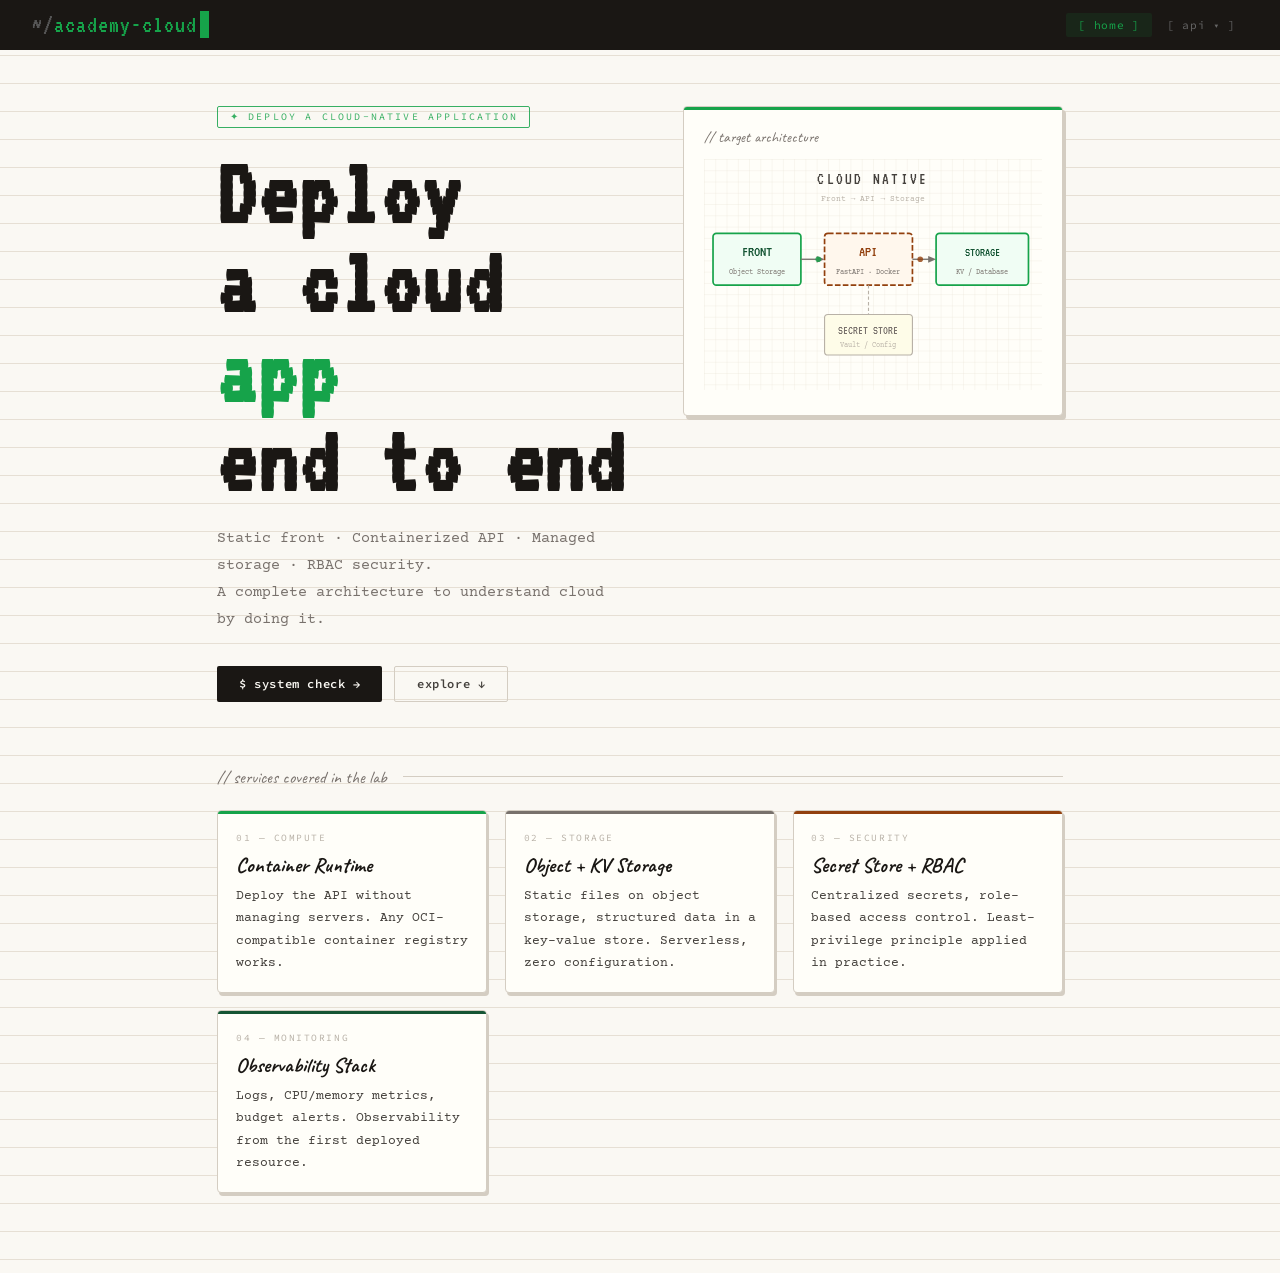
<file: apps/front/src/index.html>
<!DOCTYPE html>
<html lang="en">
<head>
  <meta charset="UTF-8">
  <meta name="viewport" content="width=device-width, initial-scale=1.0">
  <title>Academy Cloud — Deploy a Cloud-Native App</title>
  <link rel="stylesheet" href="style.css">
  <style>
    main {
      max-width: 1100px;
      margin: 0 auto;
      padding: 3.5rem 2rem 5rem;
    }

    /* ── Hero ── */
    .hero {
      display: grid;
      grid-template-columns: 1fr 380px;
      gap: 3.5rem;
      align-items: start;
      margin-bottom: 4rem;
    }
    @media (max-width: 820px) {
      .hero { grid-template-columns: 1fr; }
    }

    .stamp {
      font-family: 'Source Code Pro', monospace;
      font-size: 0.62rem;
      color: var(--green-mid);
      letter-spacing: 0.22em;
      text-transform: uppercase;
      border: 1.5px solid var(--green-mid);
      display: inline-block;
      padding: 0.22rem 0.7rem;
      border-radius: 2px;
      margin-bottom: 1.4rem;
      opacity: 0.85;
    }

    h1 {
      font-family: 'VT323', monospace;
      font-size: clamp(3.4rem, 7.5vw, 6rem);
      line-height: 0.93;
      letter-spacing: 0.03em;
      color: var(--ink);
      margin-bottom: 1.1rem;
    }
    h1 em { font-style: normal; color: var(--green-mid); }

    .hero-desc {
      font-size: 0.92rem;
      color: var(--ink-light);
      line-height: 1.85;
      max-width: 400px;
      margin-bottom: 2rem;
    }

    .hero-actions { display: flex; gap: 0.75rem; flex-wrap: wrap; }

    .btn {
      font-family: 'Source Code Pro', monospace;
      font-size: 0.76rem;
      font-weight: 600;
      letter-spacing: 0.05em;
      padding: 0.6rem 1.35rem;
      border-radius: 2px;
      text-decoration: none;
      cursor: pointer;
      border: none;
      display: inline-flex;
      align-items: center;
      gap: 0.4rem;
      transition: all 0.15s;
    }
    .btn-primary {
      background: var(--ink);
      color: var(--paper);
    }
    .btn-primary:hover { background: var(--green); transform: translateY(-1px); }
    .btn-outline {
      background: transparent;
      color: var(--ink-mid);
      border: 1.5px solid var(--border);
    }
    .btn-outline:hover { border-color: var(--ink-mid); color: var(--ink); }

    /* ── Diagram card ── */
    .diagram-card {
      background: var(--paper-card);
      border: 1.5px solid var(--border);
      border-radius: 4px;
      padding: 1.25rem;
      box-shadow: 3px 4px 0 var(--border);
      position: relative;
    }
    .diagram-card::before {
      content: '';
      position: absolute;
      top: 0; left: 0; right: 0;
      height: 3px;
      background: var(--green-mid);
      border-radius: 4px 4px 0 0;
    }
    .diagram-label {
      font-family: 'Caveat', cursive;
      font-size: 0.95rem;
      color: var(--ink-light);
      margin-bottom: 0.75rem;
    }

    /* ── Services ── */
    .section-header {
      display: flex;
      align-items: center;
      gap: 1rem;
      margin-bottom: 1.4rem;
    }
    .section-label {
      font-family: 'Caveat', cursive;
      font-size: 1.1rem;
      color: var(--ink-light);
      white-space: nowrap;
    }
    .section-line {
      flex: 1;
      height: 1px;
      background: var(--border);
    }

    .cards {
      display: grid;
      grid-template-columns: repeat(auto-fit, minmax(210px, 1fr));
      gap: 1.1rem;
    }

    .card {
      background: var(--paper-card);
      border: 1px solid var(--border);
      border-radius: 4px;
      padding: 1.3rem 1.1rem 1.1rem;
      position: relative;
      box-shadow: 2px 3px 0 var(--border);
      transition: transform 0.15s, box-shadow 0.15s;
    }
    .card:hover {
      transform: translateY(-2px);
      box-shadow: 3px 6px 0 var(--border);
    }
    .card::before {
      content: '';
      position: absolute;
      top: 0; left: 0; right: 0;
      height: 3px;
      border-radius: 4px 4px 0 0;
    }
    .card:nth-child(1)::before { background: var(--green-mid); }
    .card:nth-child(2)::before { background: var(--ink-light); }
    .card:nth-child(3)::before { background: var(--amber); }
    .card:nth-child(4)::before { background: var(--green); }

    .card-num {
      font-family: 'Source Code Pro', monospace;
      font-size: 0.6rem;
      color: var(--ink-faint);
      letter-spacing: 0.16em;
      text-transform: uppercase;
      margin-bottom: 0.55rem;
    }
    .card-title {
      font-family: 'Caveat', cursive;
      font-size: 1.3rem;
      font-weight: 700;
      color: var(--ink);
      margin-bottom: 0.45rem;
      line-height: 1.2;
    }
    .card-desc {
      font-size: 0.82rem;
      color: var(--ink-mid);
      line-height: 1.7;
    }
  </style>
</head>
<body>

<nav>
  <div class="logo"><span class="prompt">~/</span>academy-cloud<span class="cursor"></span></div>
  <div class="nav-links">
    <a href="index.html" class="active">[ home ]</a>
    <div class="nav-dropdown">
      <span class="nav-dd-trigger">[ api ▾ ]</span>
      <div class="nav-dd-menu">
        <a href="api.html">system check</a>
        <a href="api-testing/messages.html">messages</a>
        <a href="api-testing/redis.html">kv store</a>
      </div>
    </div>
  </div>
</nav>

<main>
  <div class="hero">
    <div>
      <div class="stamp">✦ DEPLOY A CLOUD-NATIVE APPLICATION</div>
      <h1>Deploy<br>a cloud<br><em>app</em><br>end to end</h1>
      <p class="hero-desc">
        Static front · Containerized API · Managed storage · RBAC security.<br>
        A complete architecture to understand cloud by doing it.
      </p>
      <div class="hero-actions">
        <a href="api.html" class="btn btn-primary">$ system check →</a>
        <a href="#services" class="btn btn-outline">explore ↓</a>
      </div>
    </div>

    <div class="diagram-card">
      <div class="diagram-label">// target architecture</div>
      <svg viewBox="0 0 300 205" xmlns="http://www.w3.org/2000/svg" width="100%">
        <defs>
          <pattern id="grid" width="10" height="10" patternUnits="userSpaceOnUse">
            <path d="M10 0L0 0 0 10" fill="none" stroke="#e6dfd4" stroke-width="0.5"/>
          </pattern>
        </defs>
        <rect width="300" height="205" fill="#fffef9"/>
        <rect width="300" height="205" fill="url(#grid)"/>

        <text x="150" y="22" text-anchor="middle"
              font-family="VT323, monospace" font-size="15"
              fill="#44403c" letter-spacing="2">CLOUD NATIVE</text>
        <text x="150" y="37" text-anchor="middle"
              font-family="Courier Prime, monospace" font-size="7"
              fill="#b8b1a7">Front → API → Storage</text>

        <!-- FRONT -->
        <rect x="8" y="66" width="78" height="46" rx="3"
              fill="#f0fdf4" stroke="#16a34a" stroke-width="1.5"/>
        <text x="47" y="86" text-anchor="middle"
              font-family="VT323, monospace" font-size="14" fill="#155534">FRONT</text>
        <text x="47" y="102" text-anchor="middle"
              font-family="Courier Prime, monospace" font-size="6.5" fill="#78716c">Object Storage</text>

        <!-- Arrow 1 animated -->
        <line x1="86" y1="89" x2="103" y2="89"
              stroke="#78716c" stroke-width="1.2"/>
        <polygon points="100,86 107,89 100,92" fill="#78716c"/>
        <circle r="2.5" fill="#16a34a" opacity="0.8">
          <animateMotion dur="1.8s" repeatCount="indefinite"
            path="M86,89 L103,89"/>
        </circle>

        <!-- API -->
        <rect x="107" y="66" width="78" height="46" rx="3"
              fill="#fff7ed" stroke="#92400e" stroke-width="1.5"
              stroke-dasharray="5 2"/>
        <text x="146" y="86" text-anchor="middle"
              font-family="VT323, monospace" font-size="14" fill="#92400e">API</text>
        <text x="146" y="102" text-anchor="middle"
              font-family="Courier Prime, monospace" font-size="6.5" fill="#78716c">FastAPI · Docker</text>

        <!-- Arrow 2 animated -->
        <line x1="185" y1="89" x2="202" y2="89"
              stroke="#78716c" stroke-width="1.2"/>
        <polygon points="199,86 206,89 199,92" fill="#78716c"/>
        <circle r="2.5" fill="#92400e" opacity="0.8">
          <animateMotion dur="1.8s" repeatCount="indefinite" begin="0.9s"
            path="M185,89 L202,89"/>
        </circle>

        <!-- STORAGE -->
        <rect x="206" y="66" width="82" height="46" rx="3"
              fill="#f0fdf4" stroke="#16a34a" stroke-width="1.5"/>
        <text x="247" y="86" text-anchor="middle"
              font-family="VT323, monospace" font-size="11.5" fill="#155534">STORAGE</text>
        <text x="247" y="102" text-anchor="middle"
              font-family="Courier Prime, monospace" font-size="6.5" fill="#78716c">KV / Database</text>

        <!-- Secret Store below API -->
        <line x1="146" y1="112" x2="146" y2="138"
              stroke="#b8b1a7" stroke-width="1" stroke-dasharray="3 2"/>
        <rect x="107" y="138" width="78" height="36" rx="3"
              fill="#fefce8" stroke="#b8b1a7" stroke-width="1"/>
        <text x="146" y="155" text-anchor="middle"
              font-family="VT323, monospace" font-size="11" fill="#78716c">SECRET STORE</text>
        <text x="146" y="167" text-anchor="middle"
              font-family="Courier Prime, monospace" font-size="6" fill="#b8b1a7">Vault / Config</text>
      </svg>
    </div>
  </div>

  <!-- Services -->
  <section id="services">
    <div class="section-header">
      <div class="section-label">// services covered in the lab</div>
      <div class="section-line"></div>
    </div>
    <div class="cards">
      <div class="card">
        <div class="card-num">01 — COMPUTE</div>
        <div class="card-title">Container Runtime</div>
        <div class="card-desc">Deploy the API without managing servers. Any OCI-compatible container registry works.</div>
      </div>
      <div class="card">
        <div class="card-num">02 — STORAGE</div>
        <div class="card-title">Object + KV Storage</div>
        <div class="card-desc">Static files on object storage, structured data in a key-value store. Serverless, zero configuration.</div>
      </div>
      <div class="card">
        <div class="card-num">03 — SECURITY</div>
        <div class="card-title">Secret Store + RBAC</div>
        <div class="card-desc">Centralized secrets, role-based access control. Least-privilege principle applied in practice.</div>
      </div>
      <div class="card">
        <div class="card-num">04 — MONITORING</div>
        <div class="card-title">Observability Stack</div>
        <div class="card-desc">Logs, CPU/memory metrics, budget alerts. Observability from the first deployed resource.</div>
      </div>
    </div>
  </section>
</main>

</body>
</html>
</file>
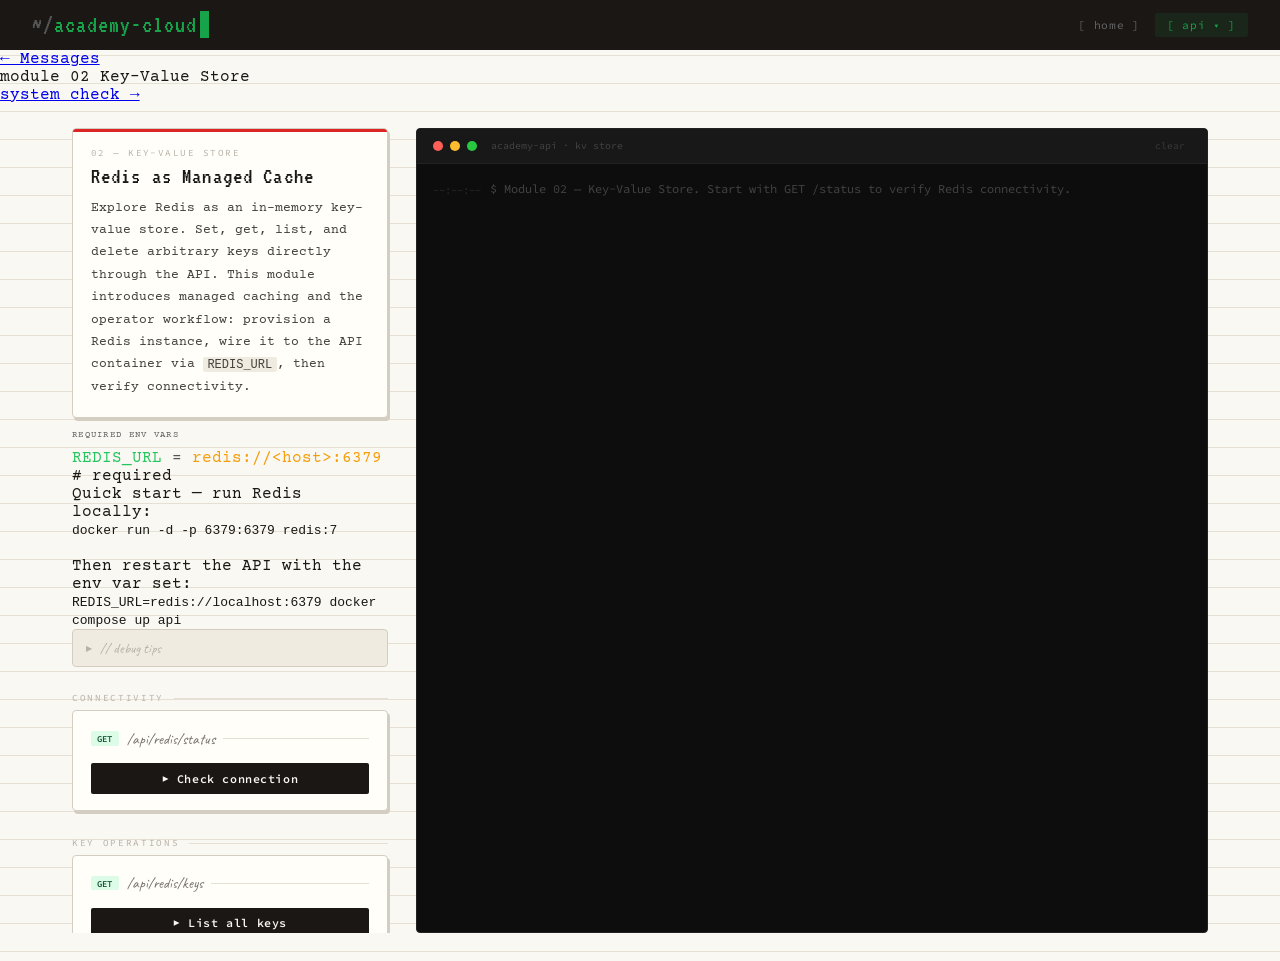
<file: apps/front/src/redis.html>
<!DOCTYPE html>
<html lang="en">
<head>
  <meta charset="UTF-8">
  <meta name="viewport" content="width=device-width, initial-scale=1.0">
  <title>KV Store — Academy Cloud</title>
  <link rel="stylesheet" href="style.css">
  <style>
    :root { --module-accent: #dc2626; }
  </style>
</head>
<body class="has-chapter-bar">

<nav>
  <div class="logo"><span class="prompt">~/</span>academy-cloud<span class="cursor"></span></div>
  <div class="nav-links">
    <a href="index.html">[ home ]</a>
    <div class="nav-dropdown">
      <span class="nav-dd-trigger active">[ api ▾ ]</span>
      <div class="nav-dd-menu">
        <a href="api.html">system check</a>
        <a href="messages.html">messages</a>
        <a href="redis.html" class="active">kv store</a>
      </div>
    </div>
  </div>
</nav>

<div class="chapter-bar">
  <a href="messages.html" class="chapter-back">← Messages</a>
  <div class="chapter-identity">
    <span class="chapter-num">module 02</span>
    <span class="chapter-title">Key-Value Store</span>
  </div>
  <a href="api.html" class="chapter-next">system check →</a>
</div>

<div class="layout">
  <div class="left-col">

    <!-- ── Feature card ── -->
    <div class="feature-card">
      <div class="feature-num">02 — Key-Value Store</div>
      <div class="feature-title">Redis as Managed Cache</div>
      <div class="feature-desc">
        Explore Redis as an in-memory key-value store. Set, get, list, and delete
        arbitrary keys directly through the API. This module introduces managed
        caching and the operator workflow: provision a Redis instance, wire it
        to the API container via <code style="font-size:0.75rem; background:var(--paper-dark); padding:0.05rem 0.3rem; border-radius:2px;">REDIS_URL</code>, then verify connectivity.
      </div>
    </div>

    <!-- ── Requirements ── -->
    <div class="req-box">
      <div class="req-title">required env vars</div>
      <div class="env-line">
        <span class="env-key">REDIS_URL</span>
        <span class="env-eq">=</span>
        <span class="env-val">redis://&lt;host&gt;:6379</span>
        <span class="env-note"># required</span>
      </div>
      <div class="env-hint">
        Quick start — run Redis locally:<br>
        <code>docker run -d -p 6379:6379 redis:7</code><br><br>
        Then restart the API with the env var set:<br>
        <code>REDIS_URL=redis://localhost:6379 docker compose up api</code>
      </div>
    </div>

    <!-- ── Debug tips ── -->
    <details class="debug-panel">
      <summary>// debug tips</summary>
      <div class="debug-content">
        <div class="debug-item">
          <span class="debug-symptom">503 on GET /keys, GET /{key}, POST /keys, DELETE /{key}</span>
          <span class="debug-fix"><code>REDIS_URL</code> is not set on the API container. Note: <code>GET /status</code> always returns 200 (even unconfigured) — use it to confirm the variable is missing.</span>
        </div>
        <div class="debug-item">
          <span class="debug-symptom">connected: false in GET /status</span>
          <span class="debug-fix">Redis is configured but unreachable at the given URL. Check that the Redis container is running and the hostname/port in <code>REDIS_URL</code> is correct.</span>
        </div>
        <div class="debug-item">
          <span class="debug-symptom">404 on GET /api/redis/{key}</span>
          <span class="debug-fix">The key does not exist in Redis. Use <code>POST /api/redis/keys</code> to create it first, or <code>GET /api/redis/keys</code> to list what exists.</span>
        </div>
        <div class="debug-item">
          <span class="debug-symptom">Keys disappear after a Redis restart</span>
          <span class="debug-fix">Redis stores data in memory by default. Enable persistence (AOF or RDB snapshots) on your Redis instance if you need data to survive restarts.</span>
        </div>
      </div>
    </details>

    <!-- ── API calls ── -->
    <div class="section-sep">Connectivity</div>

    <div class="panel">
      <div class="panel-title"><span class="method method-get">GET</span>/api/redis/status</div>
      <button class="btn btn-dark" onclick="checkRedisStatus()">▶ Check connection</button>
    </div>

    <div class="section-sep">Key operations</div>

    <div class="panel">
      <div class="panel-title"><span class="method method-get">GET</span>/api/redis/keys</div>
      <button class="btn btn-dark" onclick="loadRedisKeys()">▶ List all keys</button>
    </div>

    <div class="panel">
      <div class="panel-title"><span class="method method-get">GET</span>/api/redis/{key}</div>
      <form onsubmit="getRedisKey(event)">
        <label for="getKey">Key</label>
        <input id="getKey" type="text" placeholder="my-key" required/>
        <button type="submit" class="btn btn-dark">▶ Get value</button>
      </form>
    </div>

    <div class="panel">
      <div class="panel-title"><span class="method method-post">POST</span>/api/redis/keys</div>
      <form onsubmit="setRedisKey(event)">
        <label for="setKey">Key</label>
        <input id="setKey" type="text" placeholder="my-key" required/>
        <label for="setValue">Value</label>
        <input id="setValue" type="text" placeholder="my-value" required/>
        <button type="submit" class="btn btn-dark">▶ Set key</button>
      </form>
    </div>

    <div class="panel">
      <div class="panel-title"><span class="method method-del">DEL</span>/api/redis/{key}</div>
      <form onsubmit="deleteRedisKey(event)">
        <label for="delKey">Key</label>
        <input id="delKey" type="text" placeholder="my-key" required/>
        <button type="submit" class="btn btn-del">▶ Delete key</button>
      </form>
    </div>

  </div>

  <div class="terminal">
    <div class="term-bar">
      <div class="dot dot-r"></div>
      <div class="dot dot-y"></div>
      <div class="dot dot-g"></div>
      <div class="term-name">academy-api · kv store</div>
      <button class="btn-clear" onclick="clearTerminal()">clear</button>
    </div>
    <div class="term-output" id="term">
      <div class="log">
        <span class="log-ts">--:--:--</span>
        <span class="log-info">$ Module 02 — Key-Value Store. Start with GET /status to verify Redis connectivity.</span>
      </div>
    </div>
  </div>
</div>

<script src="config.js"></script>
<script src="terminal.js"></script>
<script>
  function log503() {
    logRes(503, 'KV store unavailable — REDIS_URL not configured on the API container');
    log(`<div class="log-indent">&nbsp;&nbsp;See the requirements box on the left for setup instructions.</div>`);
  }

  async function checkRedisStatus() {
    logReq('GET', '/api/redis/status');
    try {
      const res = await fetch(apiUrl('/api/redis/status'));
      const data = await res.json();
      if (data.connected) {
        logRes(res.status, JSON.stringify(data));
        log(`<div class="log-indent">&nbsp;&nbsp;<span class="log-ok">● Redis reachable.</span> You can now use the key operations below.</div>`);
      } else {
        log(`<div class="log"><span class="log-ts">${ts()}</span><span class="log-err">● disconnected</span><span class="log-json"> ${escHtml(JSON.stringify(data))}</span></div>`);
        if (!data.connected && !data.url) {
          log(`<div class="log-indent">&nbsp;&nbsp;REDIS_URL is not set. Configure it on the API container and restart.</div>`);
        } else {
          log(`<div class="log-indent">&nbsp;&nbsp;Redis is configured but unreachable. Verify the host and port in REDIS_URL.</div>`);
        }
      }
    } catch (e) {
      logRes('ERR', e.message);
    }
  }

  async function loadRedisKeys() {
    logReq('GET', '/api/redis/keys');
    try {
      const res = await fetch(apiUrl('/api/redis/keys'));
      if (res.status === 503) { log503(); return; }
      const data = await res.json();
      logRes(res.status, `${data.keys.length} key(s)`);
      if (data.keys.length > 0) {
        data.keys.forEach(k => {
          log(`<div class="log-indent">&nbsp;&nbsp;→ ${escHtml(k)}</div>`);
        });
      } else {
        log(`<div class="log-indent">&nbsp;&nbsp;No keys found. Use POST /api/redis/keys to create one.</div>`);
      }
    } catch (e) {
      logRes('ERR', e.message);
    }
  }

  async function getRedisKey(e) {
    e.preventDefault();
    const key = document.getElementById('getKey').value.trim();
    if (!key) return;
    logReq('GET', `/api/redis/${key}`);
    try {
      const res = await fetch(apiUrl(`/api/redis/${encodeURIComponent(key)}`));
      if (res.status === 503) { log503(); return; }
      const data = await res.json();
      logRes(res.status, JSON.stringify(data));
      if (res.status === 404) {
        log(`<div class="log-indent">&nbsp;&nbsp;Key not found. Use GET /api/redis/keys to list existing keys.</div>`);
      }
    } catch (e) {
      logRes('ERR', e.message);
    }
  }

  async function setRedisKey(e) {
    e.preventDefault();
    const key   = document.getElementById('setKey').value.trim();
    const value = document.getElementById('setValue').value.trim();
    if (!key || !value) return;
    const body = { key, value };
    logReq('POST', `/api/redis/keys ${JSON.stringify(body)}`);
    try {
      const res = await fetch(apiUrl('/api/redis/keys'), {
        method: 'POST',
        headers: { 'Content-Type': 'application/json' },
        body: JSON.stringify(body),
      });
      if (res.status === 503) { log503(); return; }
      const data = await res.json();
      logRes(res.status, JSON.stringify(data));
      if (res.ok) {
        log(`<div class="log-indent">&nbsp;&nbsp;Key set. Use GET /api/redis/${escHtml(key)} to read it back.</div>`);
      }
    } catch (e) {
      logRes('ERR', e.message);
    }
  }

  async function deleteRedisKey(e) {
    e.preventDefault();
    const key = document.getElementById('delKey').value.trim();
    if (!key) return;
    logReq('DELETE', `/api/redis/${key}`);
    try {
      const res = await fetch(apiUrl(`/api/redis/${encodeURIComponent(key)}`), { method: 'DELETE' });
      if (res.status === 503) { log503(); return; }
      if (res.status === 204) {
        logRes(204, `key '${key}' deleted successfully`);
      } else {
        const data = await res.json();
        logRes(res.status, JSON.stringify(data));
        if (res.status === 404) {
          log(`<div class="log-indent">&nbsp;&nbsp;Key does not exist. Run GET /api/redis/keys to see what's available.</div>`);
        }
      }
    } catch (e) {
      logRes('ERR', e.message);
    }
  }
</script>
</body>
</html>
</file>
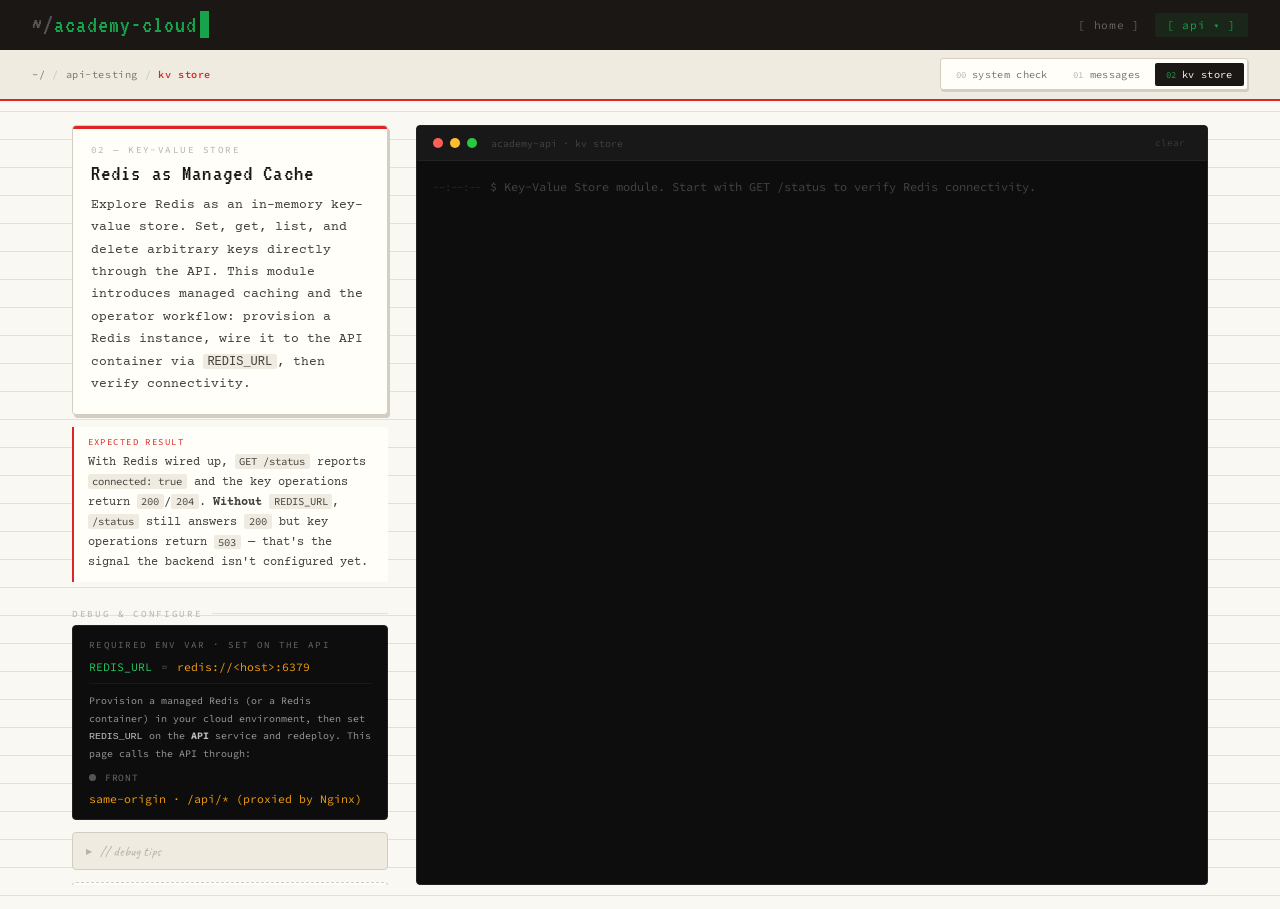
<file: apps/front/src/api-testing/redis.html>
<!DOCTYPE html>
<html lang="en">
<head>
  <meta charset="UTF-8">
  <meta name="viewport" content="width=device-width, initial-scale=1.0">
  <title>KV Store — Academy Cloud</title>
  <link rel="stylesheet" href="../style.css">
  <style>
    :root { --module-accent: #dc2626; }
  </style>
</head>
<body class="has-subnav">

<nav>
  <div class="logo"><span class="prompt">~/</span>academy-cloud<span class="cursor"></span></div>
  <div class="nav-links">
    <a href="../index.html">[ home ]</a>
    <div class="nav-dropdown">
      <span class="nav-dd-trigger active">[ api ▾ ]</span>
      <div class="nav-dd-menu">
        <a href="../api.html">system check</a>
        <a href="messages.html">messages</a>
        <a href="redis.html" class="active">kv store</a>
      </div>
    </div>
  </div>
</nav>

<div class="api-nav">
  <div class="api-crumb">
    <a href="../index.html">~/</a>
    <span class="crumb-sep">/</span>
    <a href="../api.html">api-testing</a>
    <span class="crumb-sep">/</span>
    <span class="crumb-current">kv store</span>
  </div>
  <div class="api-tabs">
    <a href="../api.html" class="api-tab"><span class="tab-idx">00</span>system check</a>
    <a href="messages.html" class="api-tab"><span class="tab-idx">01</span>messages</a>
    <a href="redis.html" class="api-tab active"><span class="tab-idx">02</span>kv store</a>
  </div>
</div>

<div class="layout">
  <div class="left-col">

    <!-- ─────────────────────────────────────────────
         1 · What this page does + expected result
    ────────────────────────────────────────────── -->
    <div class="feature-card">
      <div class="feature-num">02 — Key-Value Store</div>
      <div class="feature-title">Redis as Managed Cache</div>
      <div class="feature-desc">
        Explore Redis as an in-memory key-value store. Set, get, list, and delete
        arbitrary keys directly through the API. This module introduces managed
        caching and the operator workflow: provision a Redis instance, wire it to the
        API container via <code>REDIS_URL</code>, then verify connectivity.
      </div>
    </div>

    <div class="expected">
      <div class="expected-label">expected result</div>
      <div class="expected-body">
        With Redis wired up, <code>GET /status</code> reports
        <code>connected: true</code> and the key operations return
        <code>200</code>/<code>204</code>. <strong>Without</strong> <code>REDIS_URL</code>,
        <code>/status</code> still answers <code>200</code> but key operations return
        <code>503</code> — that's the signal the backend isn't configured yet.
      </div>
    </div>

    <!-- ─────────────────────────────────────────────
         2 · Debug & configure the API
    ────────────────────────────────────────────── -->
    <div class="section-sep">Debug &amp; configure</div>

    <div class="endpoint-readout">
      <div class="req-title">required env var · set on the API</div>
      <div class="endpoint-line">
        <span class="env-key">REDIS_URL</span><span class="env-eq">=</span><span class="env-val">redis://&lt;host&gt;:6379</span>
      </div>
      <div class="endpoint-hint">
        Provision a managed Redis (or a Redis container) in your cloud environment,
        then set <code>REDIS_URL</code> on the <strong>API</strong>
        service and redeploy. This page calls the API through:
      </div>
      <div class="endpoint-line">
        <span class="ep-dot" data-api-dot></span>
        <span class="ep-label">front</span>
        <span class="ep-value" data-api-endpoint>…</span>
      </div>
    </div>

    <details class="debug-panel">
      <summary>// debug tips</summary>
      <div class="debug-content">
        <div class="debug-item">
          <span class="debug-symptom">503 on GET /keys, GET /{key}, POST /keys, DELETE /{key}</span>
          <span class="debug-fix"><code>REDIS_URL</code> is not set on the API. Note: <code>GET /status</code> always returns 200 (even unconfigured) — use it to confirm the variable is missing.</span>
        </div>
        <div class="debug-item">
          <span class="debug-symptom">connected: false in GET /status</span>
          <span class="debug-fix">Redis is configured but unreachable at the given URL. Check the instance is running and the host/port in <code>REDIS_URL</code> is correct.</span>
        </div>
        <div class="debug-item">
          <span class="debug-symptom">404 on GET /api/redis/{key}</span>
          <span class="debug-fix">The key does not exist. Use <code>POST /api/redis/keys</code> to create it first, or <code>GET /api/redis/keys</code> to list what exists.</span>
        </div>
        <div class="debug-item">
          <span class="debug-symptom">Keys disappear after a Redis restart</span>
          <span class="debug-fix">Redis stores data in memory by default. Enable persistence (AOF or RDB snapshots) if you need data to survive restarts.</span>
        </div>
      </div>
    </details>

    <a class="docs-link" href="#" onclick="return false;">
      <span class="docs-icon">▤</span> API reference — KV Store endpoints
      <span class="docs-soon">coming soon</span>
    </a>

    <!-- ─────────────────────────────────────────────
         3 · Run API commands
    ────────────────────────────────────────────── -->
    <div class="section-sep">Connectivity</div>

    <div class="panel">
      <div class="panel-title"><span class="method method-get">GET</span>/api/redis/status</div>
      <button class="btn btn-dark" onclick="checkRedisStatus()">▶ Check connection</button>
    </div>

    <div class="section-sep">Key operations</div>

    <div class="panel">
      <div class="panel-title"><span class="method method-get">GET</span>/api/redis/keys</div>
      <button class="btn btn-dark" onclick="loadRedisKeys()">▶ List all keys</button>
    </div>

    <div class="panel">
      <div class="panel-title"><span class="method method-get">GET</span>/api/redis/{key}</div>
      <form onsubmit="getRedisKey(event)">
        <label for="getKey">Key</label>
        <input id="getKey" type="text" placeholder="my-key" required/>
        <button type="submit" class="btn btn-dark">▶ Get value</button>
      </form>
    </div>

    <div class="panel">
      <div class="panel-title"><span class="method method-post">POST</span>/api/redis/keys</div>
      <form onsubmit="setRedisKey(event)">
        <label for="setKey">Key</label>
        <input id="setKey" type="text" placeholder="my-key" required/>
        <label for="setValue">Value</label>
        <input id="setValue" type="text" placeholder="my-value" required/>
        <button type="submit" class="btn btn-dark">▶ Set key</button>
      </form>
    </div>

    <div class="panel">
      <div class="panel-title"><span class="method method-del">DEL</span>/api/redis/{key}</div>
      <form onsubmit="deleteRedisKey(event)">
        <label for="delKey">Key</label>
        <input id="delKey" type="text" placeholder="my-key" required/>
        <button type="submit" class="btn btn-del">▶ Delete key</button>
      </form>
    </div>

  </div>

  <!-- ─────────────────────────────────────────────
       4 · Fake shell · API responses
  ────────────────────────────────────────────── -->
  <div class="terminal">
    <div class="term-bar">
      <div class="dot dot-r"></div>
      <div class="dot dot-y"></div>
      <div class="dot dot-g"></div>
      <div class="term-name">academy-api · kv store</div>
      <button class="btn-clear" onclick="clearTerminal()">clear</button>
    </div>
    <div class="term-output" id="term">
      <div class="log">
        <span class="log-ts">--:--:--</span>
        <span class="log-info">$ Key-Value Store module. Start with GET /status to verify Redis connectivity.</span>
      </div>
    </div>
  </div>
</div>

<script src="../config.js"></script>
<script src="../terminal.js"></script>
<script>
  function log503() {
    logRes(503, 'KV store unavailable — REDIS_URL not configured on the API');
    log(`<div class="log-indent">&nbsp;&nbsp;See the configure box on the left for setup instructions.</div>`);
  }

  async function checkRedisStatus() {
    logReq('GET', '/api/redis/status');
    try {
      const res = await fetch(apiUrl('/api/redis/status'));
      const data = await res.json();
      if (data.connected) {
        logRes(res.status, JSON.stringify(data));
        log(`<div class="log-indent">&nbsp;&nbsp;<span class="log-ok">● Redis reachable.</span> You can now use the key operations below.</div>`);
      } else {
        log(`<div class="log"><span class="log-ts">${ts()}</span><span class="log-err">● disconnected</span><span class="log-json"> ${escHtml(JSON.stringify(data))}</span></div>`);
        if (!data.connected && !data.url) {
          log(`<div class="log-indent">&nbsp;&nbsp;REDIS_URL is not set. Configure it on the API and redeploy.</div>`);
        } else {
          log(`<div class="log-indent">&nbsp;&nbsp;Redis is configured but unreachable. Verify the host and port in REDIS_URL.</div>`);
        }
      }
    } catch (e) {
      logRes('ERR', e.message);
    }
  }

  async function loadRedisKeys() {
    logReq('GET', '/api/redis/keys');
    try {
      const res = await fetch(apiUrl('/api/redis/keys'));
      if (res.status === 503) { log503(); return; }
      const data = await res.json();
      logRes(res.status, `${data.keys.length} key(s)`);
      if (data.keys.length > 0) {
        data.keys.forEach(k => {
          log(`<div class="log-indent">&nbsp;&nbsp;→ ${escHtml(k)}</div>`);
        });
      } else {
        log(`<div class="log-indent">&nbsp;&nbsp;No keys found. Use POST /api/redis/keys to create one.</div>`);
      }
    } catch (e) {
      logRes('ERR', e.message);
    }
  }

  async function getRedisKey(e) {
    e.preventDefault();
    const key = document.getElementById('getKey').value.trim();
    if (!key) return;
    logReq('GET', `/api/redis/${key}`);
    try {
      const res = await fetch(apiUrl(`/api/redis/${encodeURIComponent(key)}`));
      if (res.status === 503) { log503(); return; }
      const data = await res.json();
      logRes(res.status, JSON.stringify(data));
      if (res.status === 404) {
        log(`<div class="log-indent">&nbsp;&nbsp;Key not found. Use GET /api/redis/keys to list existing keys.</div>`);
      }
    } catch (e) {
      logRes('ERR', e.message);
    }
  }

  async function setRedisKey(e) {
    e.preventDefault();
    const key   = document.getElementById('setKey').value.trim();
    const value = document.getElementById('setValue').value.trim();
    if (!key || !value) return;
    const body = { key, value };
    logReq('POST', `/api/redis/keys ${JSON.stringify(body)}`);
    try {
      const res = await fetch(apiUrl('/api/redis/keys'), {
        method: 'POST',
        headers: { 'Content-Type': 'application/json' },
        body: JSON.stringify(body),
      });
      if (res.status === 503) { log503(); return; }
      const data = await res.json();
      logRes(res.status, JSON.stringify(data));
      if (res.ok) {
        log(`<div class="log-indent">&nbsp;&nbsp;Key set. Use GET /api/redis/${escHtml(key)} to read it back.</div>`);
      }
    } catch (e) {
      logRes('ERR', e.message);
    }
  }

  async function deleteRedisKey(e) {
    e.preventDefault();
    const key = document.getElementById('delKey').value.trim();
    if (!key) return;
    logReq('DELETE', `/api/redis/${key}`);
    try {
      const res = await fetch(apiUrl(`/api/redis/${encodeURIComponent(key)}`), { method: 'DELETE' });
      if (res.status === 503) { log503(); return; }
      if (res.status === 204) {
        logRes(204, `key '${key}' deleted successfully`);
      } else {
        const data = await res.json();
        logRes(res.status, JSON.stringify(data));
        if (res.status === 404) {
          log(`<div class="log-indent">&nbsp;&nbsp;Key does not exist. Run GET /api/redis/keys to see what's available.</div>`);
        }
      }
    } catch (e) {
      logRes('ERR', e.message);
    }
  }
</script>
</body>
</html>
</file>
<file: apps/front/src/style.css>
@import url('https://fonts.googleapis.com/css2?family=VT323&family=Courier+Prime:ital,wght@0,400;0,700;1,400&family=Caveat:wght@500;700&family=Source+Code+Pro:wght@400;600&display=swap');

:root {
  --paper:       #faf8f3;
  --paper-dark:  #f0ebe0;
  --paper-card:  #fffef9;
  --ink:         #1a1714;
  --ink-mid:     #44403c;
  --ink-light:   #78716c;
  --ink-faint:   #b8b1a7;
  --green:       #155534;
  --green-mid:   #16a34a;
  --green-light: #dcfce7;
  --red:         #991b1b;
  --red-light:   #fee2e2;
  --amber:       #92400e;
  --amber-light: #fef3c7;
  --border:      #d4cdc2;
  --rule:        #e6dfd4;
  --shadow:      rgba(28,23,20,0.09);
}

*, *::before, *::after { box-sizing: border-box; margin: 0; padding: 0; }

body {
  font-family: 'Courier Prime', monospace;
  background-color: var(--paper);
  background-image: repeating-linear-gradient(
    transparent,
    transparent 27px,
    var(--rule) 27px,
    var(--rule) 28px
  );
  color: var(--ink);
  min-height: 100vh;
  display: flex;
  flex-direction: column;
}

/* ── Navigation ── */
nav {
  background: var(--ink);
  padding: 0.7rem 2rem;
  display: flex;
  align-items: center;
  justify-content: space-between;
  position: sticky;
  top: 0;
  z-index: 100;
  flex-shrink: 0;
}

.logo {
  font-family: 'VT323', monospace;
  font-size: 1.55rem;
  color: var(--green-mid);
  letter-spacing: 0.04em;
  display: flex;
  align-items: center;
  gap: 0;
}
.logo .prompt { color: #555; }
.logo .cursor {
  display: inline-block;
  width: 9px;
  height: 1.1em;
  background: var(--green-mid);
  margin-left: 3px;
  vertical-align: middle;
  animation: blink 1s step-end infinite;
}
@keyframes blink { 0%,100%{opacity:1} 50%{opacity:0} }

.nav-links { display: flex; gap: 0.2rem; }
.nav-links a {
  font-family: 'Source Code Pro', monospace;
  font-size: 0.7rem;
  color: #666;
  text-decoration: none;
  padding: 0.3rem 0.75rem;
  border-radius: 2px;
  letter-spacing: 0.06em;
  transition: all 0.15s;
}
.nav-links a:hover { color: #ccc; background: rgba(255,255,255,0.06); }
.nav-links a.active { color: var(--green-mid); background: rgba(22,163,74,0.1); }

/* ── Nav dropdown ── */
.nav-dropdown { position: relative; display: inline-block; }
.nav-dd-trigger {
  font-family: 'Source Code Pro', monospace;
  font-size: 0.7rem;
  color: #666;
  padding: 0.3rem 0.75rem;
  border-radius: 2px;
  letter-spacing: 0.06em;
  cursor: pointer;
  display: inline-block;
  transition: all 0.15s;
  user-select: none;
}
.nav-dd-trigger:hover  { color: #ccc; background: rgba(255,255,255,0.06); }
.nav-dd-trigger.active { color: var(--green-mid); background: rgba(22,163,74,0.1); }
.nav-dd-menu {
  position: absolute;
  top: 100%;
  right: 0;
  background: #111;
  border: 1px solid #2a2a2a;
  border-radius: 3px;
  padding: 0.25rem 0;
  min-width: 148px;
  opacity: 0;
  pointer-events: none;
  transform: translateY(-4px);
  transition: opacity 0.15s, transform 0.15s;
  z-index: 200;
  box-shadow: 0 6px 20px rgba(0,0,0,0.55);
}
.nav-dropdown:hover .nav-dd-menu {
  opacity: 1;
  pointer-events: auto;
  transform: translateY(0);
}
.nav-dd-menu a {
  display: block;
  font-family: 'Source Code Pro', monospace;
  font-size: 0.67rem;
  color: #777;
  text-decoration: none;
  padding: 0.38rem 1rem;
  letter-spacing: 0.05em;
  transition: all 0.1s;
}
.nav-dd-menu a:hover  { color: #ccc; background: rgba(255,255,255,0.05); }
.nav-dd-menu a.active { color: var(--green-mid); }

/* ── Layout ── */
.layout {
  flex: 1;
  display: grid;
  grid-template-columns: 320px 1fr;
  gap: 1.5rem;
  max-width: 1200px;
  margin: 0 auto;
  padding: 1.5rem 2rem;
  width: 100%;
}
@media (max-width: 760px) {
  .layout { grid-template-columns: 1fr; }
}

.left-col {
  overflow-y: auto;
  max-height: calc(100vh - 95px);
  padding-right: 0.25rem;
}
.left-col::-webkit-scrollbar { width: 3px; }
.left-col::-webkit-scrollbar-track { background: transparent; }
.left-col::-webkit-scrollbar-thumb { background: var(--border); border-radius: 2px; }

/* ── Section separators ── */
.section-sep {
  font-family: 'Source Code Pro', monospace;
  font-size: 0.58rem;
  letter-spacing: 0.18em;
  text-transform: uppercase;
  color: var(--ink-faint);
  display: flex;
  align-items: center;
  gap: 0.6rem;
  padding: 0.85rem 0 0.35rem;
}
.section-sep:first-child { padding-top: 0.1rem; }
.section-sep::after {
  content: '';
  flex: 1;
  height: 1px;
  background: var(--rule);
}

/* ── Method badges ── */
.method {
  font-family: 'Source Code Pro', monospace;
  font-size: 0.56rem;
  font-weight: 600;
  padding: 0.1rem 0.38rem;
  border-radius: 2px;
  letter-spacing: 0.04em;
  flex-shrink: 0;
}
.method-get  { background: var(--green-light);  color: var(--green); }
.method-post { background: var(--amber-light);  color: var(--amber); }
.method-del  { background: var(--red-light);    color: var(--red); }

/* ── Panels ── */
.panel {
  background: var(--paper-card);
  border: 1px solid var(--border);
  border-radius: 4px;
  padding: 1.1rem 1.1rem 1rem;
  margin-bottom: 0.75rem;
  box-shadow: 2px 3px 0 var(--border);
  position: relative;
}
.panel:last-child { margin-bottom: 0; }

.panel-title {
  font-family: 'Caveat', cursive;
  font-size: 0.95rem;
  color: var(--ink-light);
  margin-bottom: 0.9rem;
  display: flex;
  align-items: center;
  gap: 0.5rem;
}
.panel-title::after {
  content: '';
  flex: 1;
  height: 1px;
  background: var(--rule);
}

/* ── Form elements ── */
label {
  display: block;
  font-family: 'Source Code Pro', monospace;
  font-size: 0.63rem;
  color: var(--ink-faint);
  letter-spacing: 0.1em;
  text-transform: uppercase;
  margin-bottom: 0.28rem;
}
input {
  width: 100%;
  background: transparent;
  border: none;
  border-bottom: 1.5px solid var(--border);
  color: var(--ink);
  font-family: 'Courier Prime', monospace;
  font-size: 0.9rem;
  padding: 0.35rem 0;
  margin-bottom: 0.9rem;
  outline: none;
  transition: border-color 0.15s;
}
input:focus { border-bottom-color: var(--ink); }
textarea {
  width: 100%;
  background: var(--paper);
  border: 1.5px solid var(--border);
  border-radius: 3px;
  color: var(--ink);
  font-family: 'Courier Prime', monospace;
  font-size: 0.9rem;
  padding: 0.4rem 0.6rem;
  margin-bottom: 0.9rem;
  outline: none;
  resize: vertical;
  min-height: 60px;
  transition: border-color 0.15s;
}
textarea:focus { border-color: var(--ink); }

/* ── Buttons ── */
.btn {
  font-family: 'Source Code Pro', monospace;
  font-size: 0.73rem;
  font-weight: 600;
  letter-spacing: 0.05em;
  padding: 0.55rem 1.2rem;
  border-radius: 2px;
  cursor: pointer;
  border: none;
  display: inline-flex;
  align-items: center;
  gap: 0.4rem;
  transition: all 0.15s;
  text-decoration: none;
}
.btn-dark {
  background: var(--ink);
  color: var(--paper);
  width: 100%;
  justify-content: center;
}
.btn-dark:hover { background: var(--green); }
.btn-outline {
  background: transparent;
  border: 1.5px solid var(--border);
  color: var(--ink-mid);
}
.btn-outline:hover { border-color: var(--ink-mid); color: var(--ink); }
.btn-del {
  background: var(--ink);
  color: #fb7185;
  width: 100%;
  justify-content: center;
}
.btn-del:hover { background: #7f1d1d; color: #fca5a5; }

/* ── Health row & badge ── */
.health-row {
  display: flex;
  align-items: center;
  justify-content: space-between;
  gap: 0.75rem;
}
#healthBadge {
  font-family: 'Source Code Pro', monospace;
  font-size: 0.7rem;
  padding: 0.22rem 0.65rem;
  border-radius: 2px;
  background: var(--paper-dark);
  border: 1px solid var(--border);
  color: var(--ink-faint);
  transition: all 0.2s;
}
#healthBadge.ok  { background: var(--green-light); border-color: var(--green-mid); color: var(--green); }
#healthBadge.err { background: var(--red-light);   border-color: var(--red);       color: var(--red); }

/* ── Terminal ── */
.terminal {
  background: #0d0d0d;
  border: 1px solid #222;
  border-radius: 4px;
  display: flex;
  flex-direction: column;
  overflow: hidden;
  height: calc(100vh - 95px);
  min-height: 420px;
}
.has-subnav .terminal { height: calc(100vh - 140px); }
.has-subnav .left-col { max-height: calc(100vh - 140px); }
.term-bar {
  background: #181818;
  border-bottom: 1px solid #222;
  padding: 0.55rem 1rem;
  display: flex;
  align-items: center;
  gap: 0.45rem;
  flex-shrink: 0;
}
.dot { width: 10px; height: 10px; border-radius: 50%; }
.dot-r { background: #ff5f57; }
.dot-y { background: #febc2e; }
.dot-g { background: #28c840; }
.term-name {
  font-family: 'Source Code Pro', monospace;
  font-size: 0.62rem;
  color: #444;
  margin-left: 0.4rem;
  flex: 1;
}
.btn-clear {
  font-family: 'Source Code Pro', monospace;
  font-size: 0.6rem;
  color: #3a3a3a;
  background: none;
  border: none;
  cursor: pointer;
  padding: 0.15rem 0.4rem;
  transition: color 0.1s;
}
.btn-clear:hover { color: #777; }
.term-output {
  flex: 1;
  overflow-y: auto;
  padding: 0.9rem 1rem;
  font-family: 'Source Code Pro', monospace;
  font-size: 0.75rem;
  line-height: 1.9;
}
.term-output::-webkit-scrollbar { width: 4px; }
.term-output::-webkit-scrollbar-track { background: transparent; }
.term-output::-webkit-scrollbar-thumb { background: #222; border-radius: 2px; }

/* Log colors */
.log { display: flex; gap: 0.55rem; align-items: flex-start; }
.log-ts   { color: #2a2a2a; flex-shrink: 0; font-size: 0.67rem; padding-top: 0.08rem; }
.log-get  { color: #22c55e; }
.log-post { color: #f59e0b; }
.log-del  { color: #f472b6; }
.log-ok   { color: #22c55e; }
.log-err  { color: #ef4444; }
.log-info { color: #444; }
.log-json { color: #9ca3af; }
.log-bool-true  { color: #22c55e; }
.log-bool-false { color: #ef4444; }
.log-indent { margin-left: 2.8rem; color: #9ca3af; font-size: 0.72rem; line-height: 1.8; }

.msg-block {
  margin: 0.4rem 0 0.4rem 2.8rem;
  background: #111;
  border-left: 2px solid #22c55e;
  padding: 0.45rem 0.7rem;
  border-radius: 0 2px 2px 0;
}
.msg-author { color: #22c55e; font-size: 0.68rem; font-weight: 600; }
.msg-text   { color: #d1d5db; font-size: 0.75rem; margin-top: 0.1rem; }
.msg-id     { color: #2a2a2a; font-size: 0.6rem; margin-top: 0.1rem; }

/* ── Feature card (module intro) ── */
.feature-card {
  background: var(--paper-card);
  border: 1px solid var(--border);
  border-radius: 4px;
  padding: 1.15rem 1.1rem;
  margin-bottom: 0.75rem;
  box-shadow: 2px 3px 0 var(--border);
  position: relative;
}
.feature-card::before {
  content: '';
  position: absolute;
  top: 0; left: 0; right: 0;
  height: 3px;
  border-radius: 4px 4px 0 0;
  background: var(--module-accent, var(--green-mid));
}
.feature-num {
  font-family: 'Source Code Pro', monospace;
  font-size: 0.58rem;
  color: var(--ink-faint);
  letter-spacing: 0.16em;
  text-transform: uppercase;
  margin-bottom: 0.35rem;
}
.feature-title {
  font-family: 'VT323', monospace;
  font-size: 1.45rem;
  color: var(--ink);
  letter-spacing: 0.05em;
  margin-bottom: 0.55rem;
  line-height: 1;
}
.feature-desc {
  font-family: 'Courier Prime', monospace;
  font-size: 0.8rem;
  color: var(--ink-mid);
  line-height: 1.75;
}
.feature-desc code {
  font-size: 0.75rem;
  background: var(--paper-dark);
  padding: 0.05rem 0.3rem;
  border-radius: 2px;
}

/* ── Env-var snippet (KEY=value) · used inside dark readout boxes ── */
.req-title {
  color: #666;
  font-size: 0.58rem;
  letter-spacing: 0.14em;
  text-transform: uppercase;
  margin-bottom: 0.6rem;
}
.env-key { color: #22c55e; }
.env-eq  { color: #555; }
.env-val { color: #f59e0b; }

/* ── Debug accordion ── */
.debug-panel { margin-bottom: 0.75rem; }
.debug-panel > summary {
  font-family: 'Caveat', cursive;
  font-size: 0.9rem;
  color: var(--ink-faint);
  cursor: pointer;
  padding: 0.55rem 0.8rem;
  background: var(--paper-dark);
  border: 1px solid var(--border);
  border-radius: 4px;
  display: flex;
  align-items: center;
  gap: 0.5rem;
  user-select: none;
  list-style: none;
  transition: background 0.15s, color 0.15s;
}
.debug-panel > summary::-webkit-details-marker { display: none; }
.debug-panel > summary::before {
  content: '▶';
  font-size: 0.5rem;
  transition: transform 0.2s;
  display: inline-block;
}
.debug-panel[open] > summary::before { transform: rotate(90deg); }
.debug-panel > summary:hover { background: var(--paper); color: var(--ink-mid); }
.debug-content {
  background: var(--paper-card);
  border: 1px solid var(--border);
  border-top: none;
  border-radius: 0 0 4px 4px;
  padding: 0.85rem 0.9rem;
}
.debug-item {
  margin-bottom: 0.75rem;
  padding-bottom: 0.75rem;
  border-bottom: 1px dashed var(--rule);
}
.debug-item:last-child { margin-bottom: 0; padding-bottom: 0; border-bottom: none; }
.debug-symptom {
  display: block;
  font-family: 'Source Code Pro', monospace;
  font-size: 0.65rem;
  color: var(--red);
  margin-bottom: 0.3rem;
}
.debug-fix {
  display: block;
  font-size: 0.78rem;
  color: var(--ink-mid);
  line-height: 1.6;
}
.debug-fix code {
  font-family: 'Source Code Pro', monospace;
  font-size: 0.65rem;
  background: var(--paper-dark);
  padding: 0.05rem 0.3rem;
  border-radius: 2px;
  color: var(--ink-light);
}

/* ── API sub-nav: breadcrumb + segmented tabs (table of contents) ── */
.api-nav {
  background: var(--paper-dark);
  border-bottom: 2px solid var(--module-accent, var(--green-mid));
  padding: 0.55rem 2rem;
  display: flex;
  align-items: center;
  justify-content: space-between;
  gap: 1rem 1.5rem;
  flex-shrink: 0;
  flex-wrap: wrap;
}
.api-crumb {
  font-family: 'Source Code Pro', monospace;
  font-size: 0.64rem;
  letter-spacing: 0.05em;
  color: var(--ink-faint);
  display: flex;
  align-items: center;
  gap: 0.45rem;
  white-space: nowrap;
}
.api-crumb a {
  color: var(--ink-light);
  text-decoration: none;
  transition: color 0.15s;
}
.api-crumb a:hover { color: var(--ink); }
.api-crumb .crumb-sep { color: var(--ink-faint); opacity: 0.7; }
.api-crumb .crumb-current {
  color: var(--module-accent, var(--green-mid));
  font-weight: 600;
}

.api-tabs {
  display: flex;
  gap: 0.2rem;
  background: var(--paper-card);
  border: 1px solid var(--border);
  border-radius: 3px;
  padding: 0.2rem;
  box-shadow: 1px 2px 0 var(--border);
}
.api-tab {
  font-family: 'Source Code Pro', monospace;
  font-size: 0.64rem;
  letter-spacing: 0.03em;
  color: var(--ink-light);
  text-decoration: none;
  padding: 0.32rem 0.7rem;
  border-radius: 2px;
  display: inline-flex;
  align-items: center;
  gap: 0.4rem;
  white-space: nowrap;
  transition: background 0.15s, color 0.15s;
}
.api-tab:hover { color: var(--ink); background: var(--paper-dark); }
.api-tab.active { background: var(--ink); color: var(--paper); }
.api-tab .tab-idx { color: var(--ink-faint); font-size: 0.56rem; letter-spacing: 0; }
.api-tab.active .tab-idx { color: var(--green-mid); }
@media (max-width: 620px) {
  .api-tabs { width: 100%; justify-content: space-between; }
  .api-tab { flex: 1; justify-content: center; }
}

/* ── Endpoint readout (configure / debug) ── */
.endpoint-readout {
  background: #0d0d0d;
  border: 1px solid #222;
  border-radius: 4px;
  padding: 0.8rem 1rem;
  margin-bottom: 0.75rem;
  font-family: 'Source Code Pro', monospace;
}
.endpoint-readout .req-title { margin-bottom: 0.55rem; }
.endpoint-line {
  display: flex;
  align-items: baseline;
  gap: 0.55rem;
  font-size: 0.72rem;
  flex-wrap: wrap;
}
.endpoint-line .ep-dot {
  width: 7px; height: 7px;
  border-radius: 50%;
  background: #555;
  flex-shrink: 0;
  align-self: center;
}
.endpoint-line .ep-label { color: #686868; font-size: 0.6rem; letter-spacing: 0.08em; text-transform: uppercase; }
.endpoint-line .ep-value { color: #f59e0b; word-break: break-all; }
.endpoint-hint {
  color: #9a9a9a;
  font-size: 0.62rem;
  margin-top: 0.6rem;
  padding-top: 0.5rem;
  border-top: 1px solid #1a1a1a;
  line-height: 1.75;
}
.endpoint-hint code,
.endpoint-hint strong { color: #c0c0c0; }
.endpoint-hint + .endpoint-line { margin-top: 0.55rem; }

/* ── Expected-result callout ── */
.expected {
  border-left: 2px solid var(--module-accent, var(--green-mid));
  background: var(--paper-card);
  border-radius: 0 4px 4px 0;
  padding: 0.6rem 0.85rem;
  margin-bottom: 0.75rem;
}
.expected-label {
  font-family: 'Source Code Pro', monospace;
  font-size: 0.56rem;
  letter-spacing: 0.16em;
  text-transform: uppercase;
  color: var(--module-accent, var(--green-mid));
  margin-bottom: 0.3rem;
}
.expected-body {
  font-family: 'Courier Prime', monospace;
  font-size: 0.76rem;
  color: var(--ink-mid);
  line-height: 1.65;
}
.expected-body code {
  font-family: 'Source Code Pro', monospace;
  font-size: 0.66rem;
  background: var(--paper-dark);
  padding: 0.05rem 0.3rem;
  border-radius: 2px;
}

/* ── Docs link (API reference · coming soon) ── */
.docs-link {
  display: flex;
  align-items: center;
  gap: 0.5rem;
  font-family: 'Source Code Pro', monospace;
  font-size: 0.66rem;
  color: var(--ink-light);
  background: var(--paper-card);
  border: 1px dashed var(--border);
  border-radius: 4px;
  padding: 0.6rem 0.85rem;
  margin-top: 0.5rem;
}
.docs-link .docs-icon { color: var(--module-accent, var(--green-mid)); }
.docs-link .docs-soon {
  margin-left: auto;
  font-size: 0.54rem;
  letter-spacing: 0.12em;
  text-transform: uppercase;
  color: var(--ink-faint);
  border: 1px solid var(--border);
  border-radius: 2px;
  padding: 0.1rem 0.4rem;
}

/* ── Module nav grid (landing page) ── */
.module-grid {
  display: grid;
  grid-template-columns: 1fr 1fr;
  gap: 0.6rem;
}
.module-card {
  background: var(--paper-card);
  border: 1px solid var(--border);
  border-radius: 4px;
  padding: 0.85rem 0.85rem 0.75rem;
  text-decoration: none;
  display: block;
  transition: transform 0.15s, box-shadow 0.15s;
  box-shadow: 2px 3px 0 var(--border);
  position: relative;
}
.module-card::before {
  content: '';
  position: absolute;
  top: 0; left: 0; right: 0;
  height: 2px;
  border-radius: 4px 4px 0 0;
}
.module-card.mod-messages::before { background: var(--green-mid); }
.module-card.mod-redis::before    { background: #dc2626; }
.module-card:hover { transform: translateY(-2px); box-shadow: 3px 6px 0 var(--border); }
.mod-num {
  font-family: 'Source Code Pro', monospace;
  font-size: 0.56rem;
  color: var(--ink-faint);
  letter-spacing: 0.12em;
  margin-bottom: 0.2rem;
}
.mod-name {
  font-family: 'VT323', monospace;
  font-size: 1.2rem;
  color: var(--ink);
  letter-spacing: 0.04em;
  line-height: 1.1;
  margin-bottom: 0.15rem;
}
.mod-arrow {
  font-family: 'Source Code Pro', monospace;
  font-size: 0.6rem;
  color: var(--ink-faint);
  margin-top: 0.35rem;
  display: block;
}
.mod-tested {
  list-style: none;
  margin: 0.5rem 0 0.1rem;
  padding: 0;
}
.mod-tested li {
  font-family: 'Source Code Pro', monospace;
  font-size: 0.58rem;
  color: var(--ink-light);
  line-height: 1.7;
  display: flex;
  gap: 0.4rem;
}
.mod-tested li::before {
  content: '›';
  color: var(--ink-faint);
  flex-shrink: 0;
}
.mod-req {
  font-family: 'Source Code Pro', monospace;
  font-size: 0.52rem;
  letter-spacing: 0.1em;
  text-transform: uppercase;
  color: var(--amber);
  background: var(--amber-light);
  border-radius: 2px;
  padding: 0.08rem 0.36rem;
  display: inline-block;
  margin-top: 0.5rem;
}
</file>
